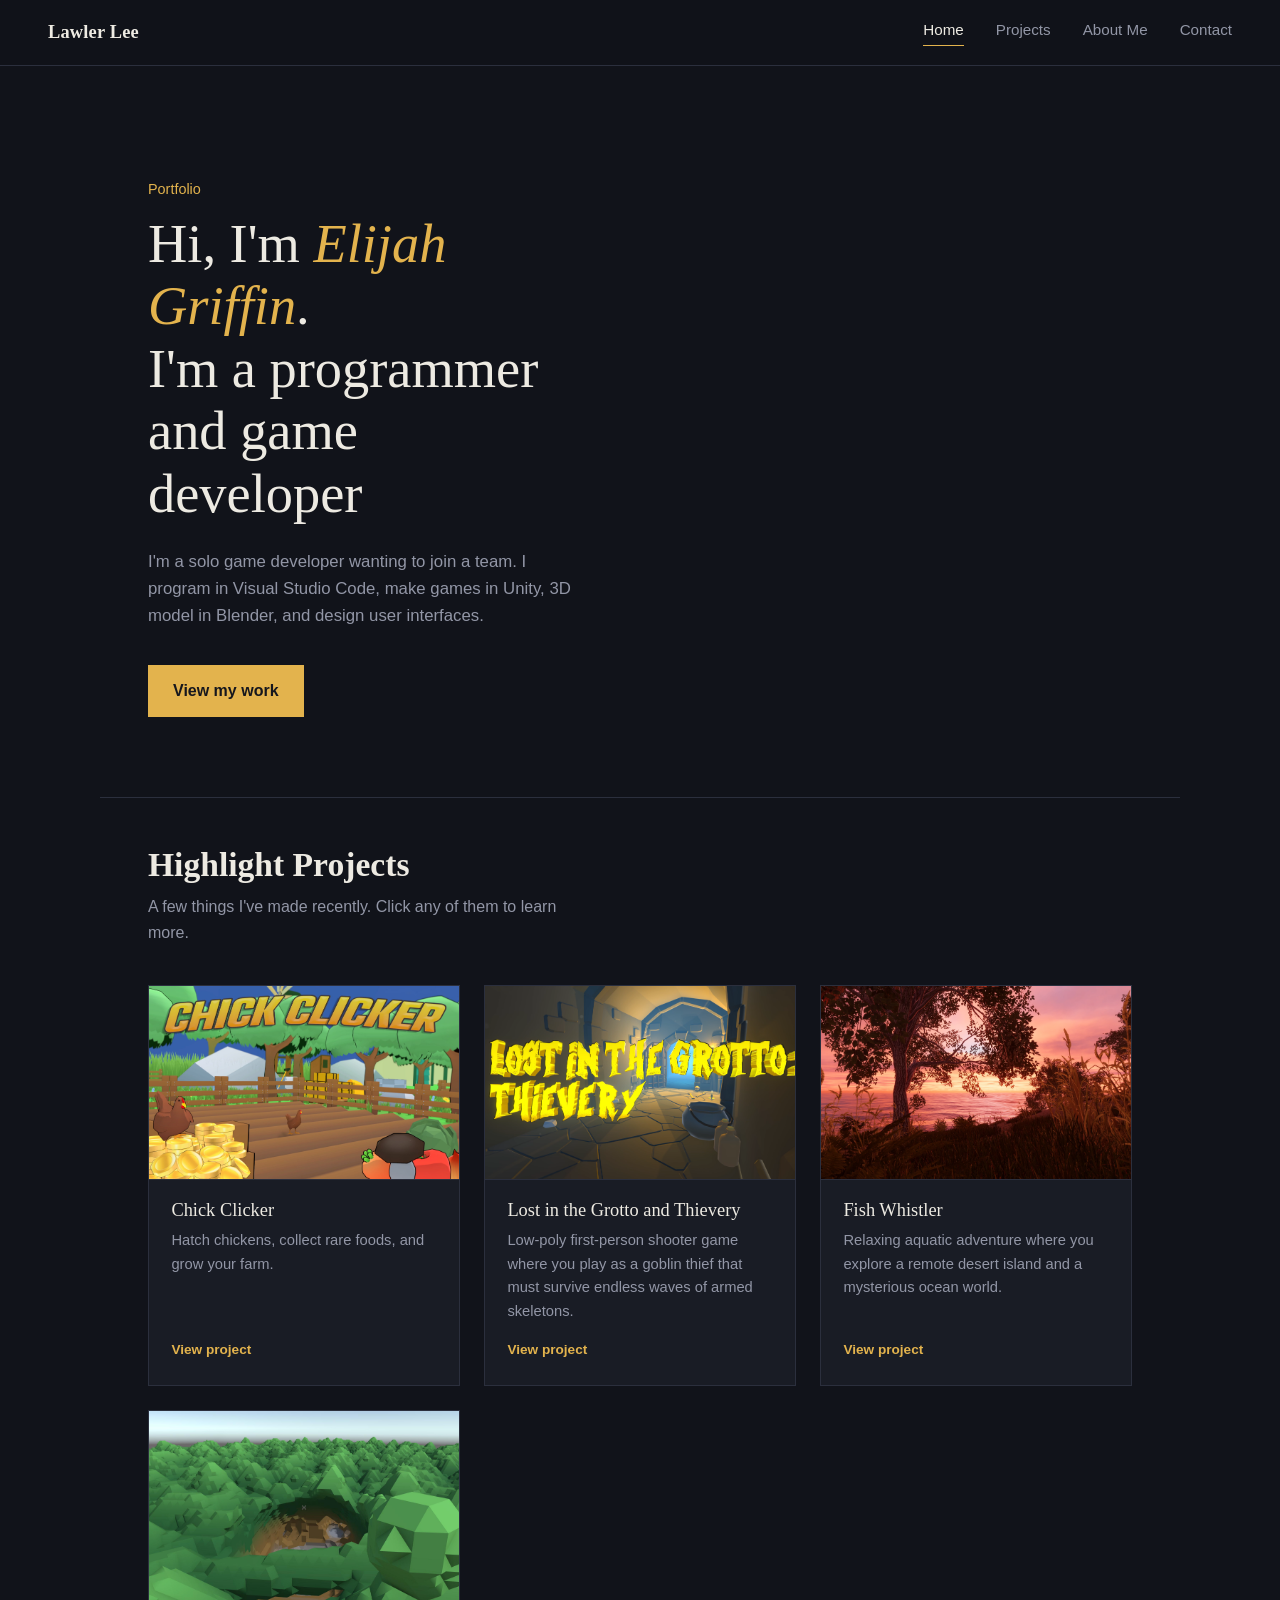
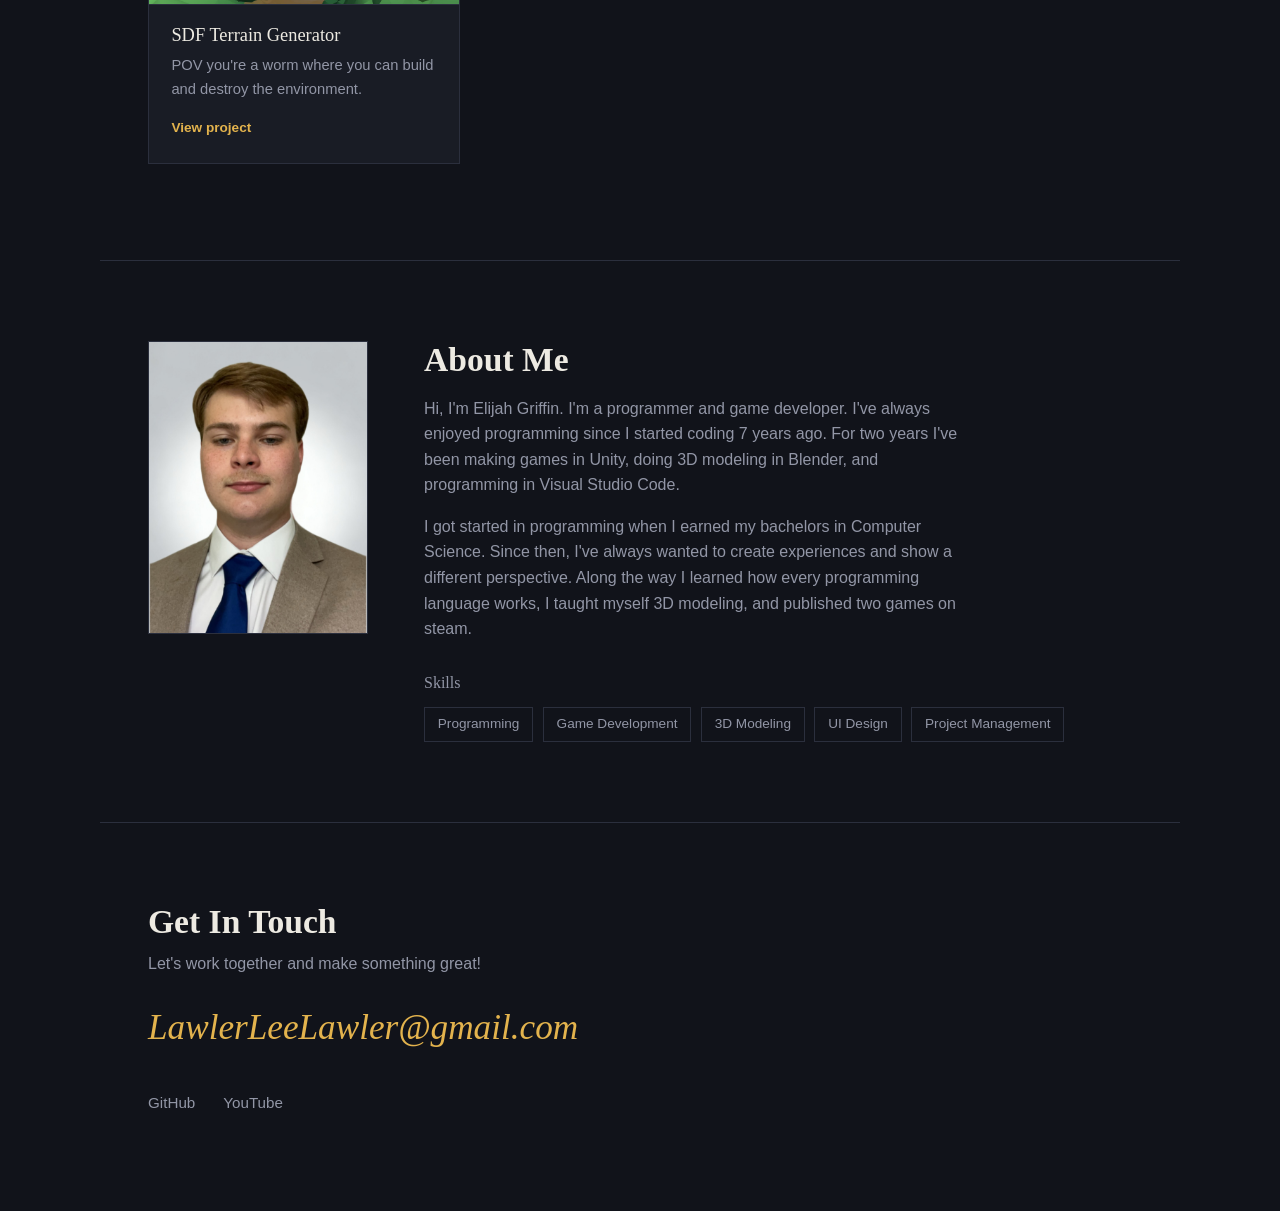
<file: index.html>
<!DOCTYPE html>
<html lang="en">
<head>
    <meta charset="UTF-8">
    <meta name="viewport" content="width=device-width, initial-scale=1.0">
    <title>Elijah Griffin's Portfolio</title>

    <link rel="stylesheet" href="style.css">
</head>
<body>

<header class="site-nav">
  <a class="brand" href="#hero">Lawler Lee</a>
  <button class="nav-toggle" id="navToggle" aria-expanded="false" aria-controls="navLinks" aria-label="Toggle menu">
    <span></span><span></span><span></span>
  </button>
  <nav class="nav-links" id="navLinks">
    <a href="#hero" data-nav>Home</a>
    <a href="#projects" data-nav>Projects</a>
    <a href="#about" data-nav>About Me</a>
    <a href="#contact" data-nav>Contact</a>
  </nav>
</header>

<main>

  <section id="hero" class="hero">
    <p class="hero-eyebrow">Portfolio</p>
    <h1>Hi, I'm <span class="hero-name">Elijah Griffin</span>.<br>I'm a programmer and game developer</h1>
    <p class="hero-sub">I'm a solo game developer wanting to join a team. I program in Visual Studio Code, make games in Unity, 3D model in Blender, and design user interfaces.</p>
    <a href="#projects" class="btn-primary">View my work</a>
  </section>

  <section id="projects" class="projects">
    <h2>Highlight Projects</h2>
    <p class="section-sub">A few things I've made recently. Click any of them to learn more.</p>

    <div class="project-grid">

      <a class="project-card" href="projects/chick-clicker.html">
        <div class="project-thumb">
          <img src="images/chick-clicker.jpg" alt="Chick Clicker screenshot">
        </div>
        <div class="project-info">
          <h3>Chick Clicker</h3>
          <p>Hatch chickens, collect rare foods, and grow your farm.</p>
          <span class="project-link">View project</span>
        </div>
      </a>

      <a class="project-card" href="projects/lost-in-the-grotto.html">
        <div class="project-thumb">
          <img src="images/lost-in-the-grotto.png" alt="Lost in the Grotto and Thievery screenshot">
        </div>
        <div class="project-info">
          <h3>Lost in the Grotto and Thievery</h3>
          <p>Low-poly first-person shooter game where you play as a goblin thief that must survive endless waves of armed skeletons.</p>
          <span class="project-link">View project</span>
        </div>
      </a>

      <a class="project-card" href="projects/fish-whistler.html">
        <div class="project-thumb">
          <img src="images/fish-whistler.jpg" alt="Fish Whistler screenshot">
        </div>
        <div class="project-info">
          <h3>Fish Whistler</h3>
          <p>Relaxing aquatic adventure where you explore a remote desert island and a mysterious ocean world.</p>
          <span class="project-link">View project</span>
        </div>
      </a>

      <a class="project-card" href="projects/sdf-terrain-generator.html">
        <div class="project-thumb">
          <img src="images/sdf-terrain-generator.jpg" alt="SDF Terrain Generator screenshot">
        </div>
        <div class="project-info">
          <h3>SDF Terrain Generator</h3>
          <p>POV you're a worm where you can build and destroy the environment.</p>
          <span class="project-link">View project</span>
        </div>
      </a>

    </div>
  </section>

  <section id="about" class="about">
    <div class="about-portrait">
      <img src="images/ProfilePic.jpeg" alt="Profile picture">
    </div>
    <div class="about-content">
      <h2>About Me</h2>
      <p>Hi, I'm Elijah Griffin. I'm a programmer and game developer. I've always enjoyed programming since I started coding 7 years ago. For two years I've been making games in Unity, doing 3D modeling in Blender, and programming in Visual Studio Code.</p>
      <p>I got started in programming when I earned my bachelors in Computer Science. Since then, I've always wanted to create experiences and show a different perspective. Along the way I learned how every programming language works, I taught myself 3D modeling, and published two games on steam.</p>
      <div class="skills">
        <h3>Skills</h3>
        <ul class="skill-list">
          <li>Programming</li>
          <li>Game Development</li>
          <li>3D Modeling</li>
          <li>UI Design</li>
          <li>Project Management</li>
        </ul>
      </div>
    </div>
  </section>

  <section id="contact" class="contact">
    <h2>Get In Touch</h2>
    <p class="section-sub">Let's work together and make something great!</p>
    <a class="contact-email" href="mailto:lawlerleelawler@gmail.com">LawlerLeeLawler@gmail.com</a>
    <ul class="contact-links">
      <li><a href="https://github.com/LawlerLeeLawler">GitHub</a></li>
      <li><a href="https://www.youtube.com/@LawlerLee">YouTube</a></li>
    </ul>
  </section>

</main>

<script src="script.js"></script>
</body>
</html>
</file>
<file: style.css>
/* -----------------------------------------
   Design tokens
----------------------------------------- */
:root {
  --bg: #11131a;
  --surface: #191c25;
  --surface-alt: #1f2330;
  --border: #2b2f3d;
  --text: #edeae2;
  --text-dim: #9296a6;
  --accent: #e3b34d;
  --accent-soft: rgba(227, 179, 77, 0.14);
  --focus: #7fb8e0;

  --font-head: "Newsreader", Georgia, serif;
  --font-body: "IBM Plex Sans", -apple-system, BlinkMacSystemFont, sans-serif;

  --max-width: 1080px;
}

/* -----------------------------------------
   Reset & base
----------------------------------------- */
* {
  box-sizing: border-box;
}

html {
  scroll-behavior: smooth;
}

body {
  margin: 0;
  background: var(--bg);
  color: var(--text);
  font-family: var(--font-body);
  line-height: 1.6;
  -webkit-font-smoothing: antialiased;
}

@media (prefers-reduced-motion: reduce) {
  html {
    scroll-behavior: auto;
  }
  * {
    animation: none !important;
    transition: none !important;
  }
}

h1, h2, h3 {
  font-family: var(--font-head);
  font-weight: 500;
  line-height: 1.15;
  margin: 0;
}

h2 {
  font-size: clamp(1.6rem, 3vw, 2.1rem);
  font-weight: 600;
}

p {
  margin: 0;
  color: var(--text-dim);
}

a {
  color: inherit;
  text-decoration: none;
}

ul {
  margin: 0;
  padding: 0;
  list-style: none;
}

section {
  scroll-margin-top: 84px;
}

a:focus-visible,
button:focus-visible {
  outline: 2px solid var(--focus);
  outline-offset: 3px;
}

/* -----------------------------------------
   Nav
----------------------------------------- */
.site-nav {
  position: sticky;
  top: 0;
  z-index: 20;
  display: flex;
  align-items: center;
  justify-content: space-between;
  padding: 1.1rem clamp(1.25rem, 5vw, 3rem);
  background: rgba(17, 19, 26, 0.9);
  backdrop-filter: blur(8px);
  border-bottom: 1px solid var(--border);
}

.brand {
  font-family: var(--font-head);
  font-size: 1.15rem;
  font-weight: 600;
  letter-spacing: 0.01em;
}

.nav-links {
  display: flex;
  gap: clamp(1rem, 3vw, 2rem);
}

.nav-links a {
  font-size: 0.95rem;
  color: var(--text-dim);
  padding-bottom: 3px;
  border-bottom: 1px solid transparent;
  transition: color 0.15s ease, border-color 0.15s ease;
}

.nav-links a:hover {
  color: var(--text);
}

.nav-links a.active {
  color: var(--text);
  border-bottom-color: var(--accent);
}

.nav-toggle {
  display: none;
  flex-direction: column;
  justify-content: center;
  gap: 5px;
  width: 32px;
  height: 32px;
  background: none;
  border: none;
  cursor: pointer;
  padding: 0;
}

.nav-toggle span {
  display: block;
  height: 2px;
  width: 100%;
  background: var(--text);
  transition: transform 0.2s ease, opacity 0.2s ease;
}

/* -----------------------------------------
   Hero
----------------------------------------- */
.hero {
  max-width: var(--max-width);
  margin: 0 auto;
  padding: clamp(4rem, 12vw, 7rem) clamp(1.25rem, 5vw, 3rem) clamp(3rem, 8vw, 5rem);
}

.hero-eyebrow {
  color: var(--accent);
  font-size: 0.9rem;
  margin-bottom: 0.75rem;
}

.hero h1 {
  font-size: clamp(2.2rem, 6vw, 3.4rem);
  max-width: 16ch;
  color: var(--text);
}

.hero-name {
  color: var(--accent);
  font-style: italic;
}

.hero-sub {
  margin-top: 1.5rem;
  max-width: 46ch;
  font-size: 1.05rem;
}

.btn-primary {
  display: inline-block;
  margin-top: 2.2rem;
  padding: 0.75rem 1.5rem;
  background: var(--accent);
  color: #16171d;
  font-weight: 600;
  border: 1px solid var(--accent);
  transition: background 0.15s ease, color 0.15s ease;
}

.btn-primary:hover {
  background: transparent;
  color: var(--accent);
}

/* -----------------------------------------
   Projects
----------------------------------------- */
.projects {
  max-width: var(--max-width);
  margin: 0 auto;
  padding: clamp(2rem, 6vw, 3rem) clamp(1.25rem, 5vw, 3rem) clamp(4rem, 8vw, 6rem);
  border-top: 1px solid var(--border);
}

.section-sub {
  margin-top: 0.6rem;
  max-width: 50ch;
}

.project-grid {
  margin-top: 2.5rem;
  display: grid;
  grid-template-columns: repeat(auto-fill, minmax(240px, 1fr));
  gap: 1.5rem;
}

.project-card {
  display: flex;
  flex-direction: column;
  background: var(--surface);
  border: 1px solid var(--border);
  transition: border-color 0.15s ease, transform 0.15s ease;
}

.project-card:hover {
  border-color: var(--accent);
  transform: translateY(-3px);
}

.project-thumb {
  aspect-ratio: 16 / 10;
  background: linear-gradient(160deg, var(--surface-alt), var(--surface));
  position: relative;
  border-bottom: 1px solid var(--border);
}

.project-thumb img {
  width: 100%;
  height: 100%;
  object-fit: cover;
  display: block;
}

.project-thumb::after {
  content: attr(data-letter);
  position: absolute;
  right: 1rem;
  bottom: 0.5rem;
  font-family: var(--font-head);
  font-size: 3.5rem;
  font-style: italic;
  color: var(--accent-soft);
}

.project-info {
  padding: 1.25rem 1.4rem 1.5rem;
  display: flex;
  flex-direction: column;
  gap: 0.5rem;
  flex-grow: 1;
}

.project-info h3 {
  font-size: 1.15rem;
  color: var(--text);
}

.project-info p {
  font-size: 0.92rem;
  flex-grow: 1;
}

.project-link {
  margin-top: 0.5rem;
  font-size: 0.85rem;
  color: var(--accent);
  font-weight: 600;
}

/* -----------------------------------------
   About
----------------------------------------- */
.about {
  max-width: var(--max-width);
  margin: 0 auto;
  padding: clamp(3rem, 8vw, 5rem) clamp(1.25rem, 5vw, 3rem);
  border-top: 1px solid var(--border);
  display: grid;
  grid-template-columns: minmax(140px, 220px) 1fr;
  gap: clamp(2rem, 5vw, 3.5rem);
  align-items: start;
}

.about-portrait {
  aspect-ratio: 3 / 4;
  background: linear-gradient(150deg, var(--surface-alt), var(--surface));
  border: 1px solid var(--border);
  overflow: hidden;
}

.about-portrait img {
  width: 100%;
  height: 100%;
  object-fit: cover;
  display: block;
}

.about-content p {
  margin-top: 1rem;
  max-width: 62ch;
}

.skills {
  margin-top: 2rem;
}

.skills h3 {
  font-size: 1rem;
  color: var(--text-dim);
  font-weight: 500;
  text-transform: none;
}

.skill-list {
  margin-top: 0.9rem;
  display: flex;
  flex-wrap: wrap;
  gap: 0.6rem;
}

.skill-list li {
  border: 1px solid var(--border);
  padding: 0.35rem 0.8rem;
  font-size: 0.85rem;
  color: var(--text-dim);
}

/* -----------------------------------------
   Contact
----------------------------------------- */
.contact {
  max-width: var(--max-width);
  margin: 0 auto;
  padding: clamp(3rem, 8vw, 5rem) clamp(1.25rem, 5vw, 3rem) clamp(4rem, 10vw, 6rem);
  border-top: 1px solid var(--border);
}

.contact-email {
  display: inline-block;
  margin-top: 1.5rem;
  font-family: var(--font-head);
  font-size: clamp(1.5rem, 4vw, 2.2rem);
  font-style: italic;
  color: var(--accent);
  border-bottom: 1px solid transparent;
  transition: border-color 0.15s ease;
}

.contact-email:hover {
  border-bottom-color: var(--accent);
}

.contact-links {
  margin-top: 2rem;
  display: flex;
  gap: 1.75rem;
}

.contact-links a {
  font-size: 0.95rem;
  color: var(--text-dim);
  border-bottom: 1px solid transparent;
  transition: color 0.15s ease, border-color 0.15s ease;
}

.contact-links a:hover {
  color: var(--text);
  border-bottom-color: var(--accent);
}

/* -----------------------------------------
   Footer
----------------------------------------- */
.site-footer {
  border-top: 1px solid var(--border);
  padding: 1.75rem clamp(1.25rem, 5vw, 3rem);
}

.site-footer p {
  font-size: 0.85rem;
}

/* -----------------------------------------
   Responsive
----------------------------------------- */
@media (max-width: 640px) {
  .nav-toggle {
    display: flex;
  }

  .nav-links {
    position: absolute;
    top: 100%;
    left: 0;
    right: 0;
    flex-direction: column;
    background: var(--surface);
    border-bottom: 1px solid var(--border);
    padding: 1rem clamp(1.25rem, 5vw, 3rem) 1.5rem;
    gap: 1rem;
    display: none;
  }

  .nav-links.open {
    display: flex;
  }

  .about {
    grid-template-columns: 1fr;
  }

  .about-portrait {
    max-width: 160px;
  }
}
</file>
